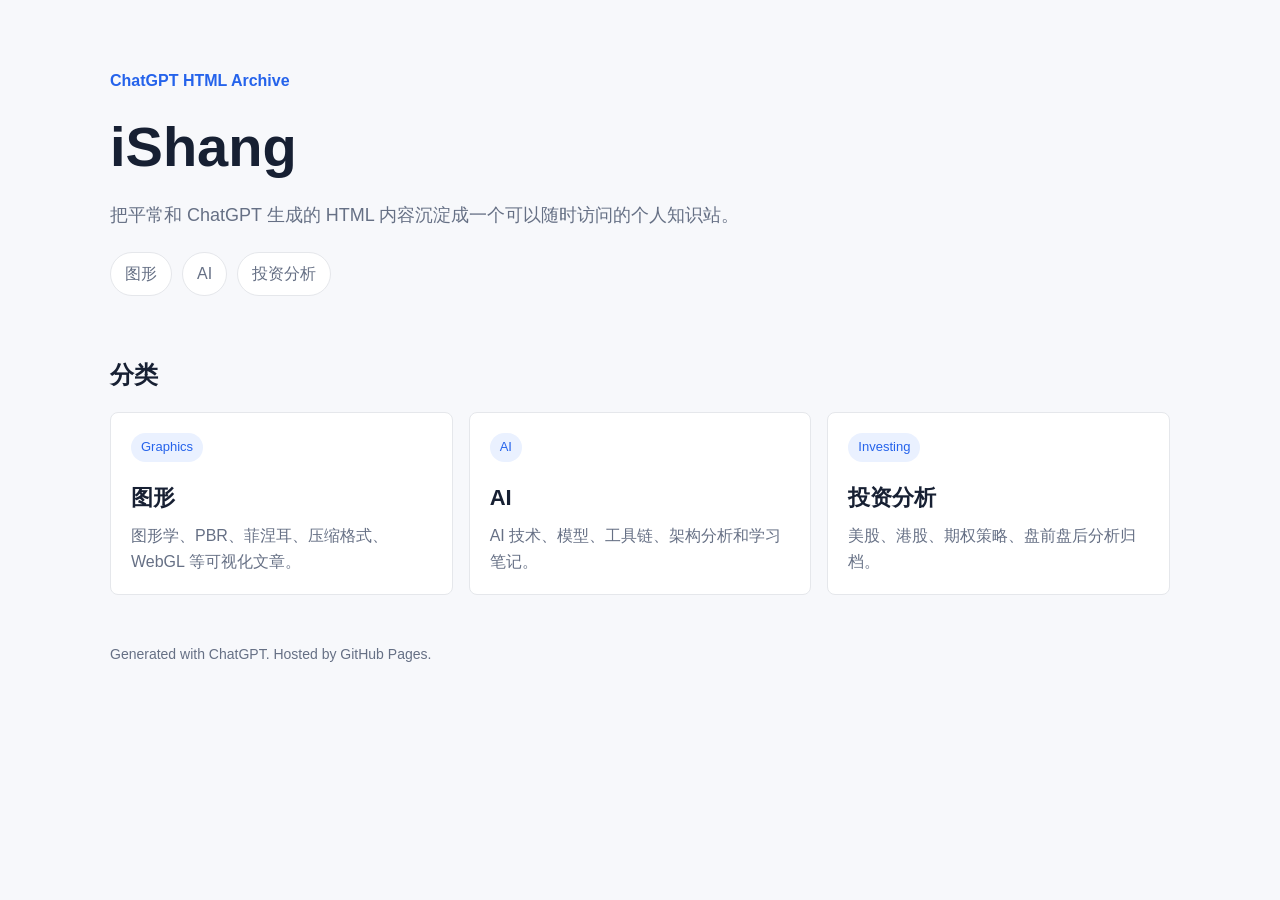
<file: index.html>
<!doctype html>
<html lang="zh-CN">
<head>
  <meta charset="utf-8">
  <meta name="viewport" content="width=device-width, initial-scale=1">
  <title>iShang</title>
  <link rel="stylesheet" href="docs/assets/css/style.css">
</head>
<body>
  <main class="site">
    <section class="hero">
      <p class="eyebrow">ChatGPT HTML Archive</p>
      <h1>iShang</h1>
      <p>把平常和 ChatGPT 生成的 HTML 内容沉淀成一个可以随时访问的个人知识站。</p>
      <nav class="nav" aria-label="分类导航">
        <a href="docs/graphics/">图形</a>
        <a href="docs/ai/">AI</a>
        <a href="docs/investing/">投资分析</a>
      </nav>
    </section>

    <section aria-labelledby="categories-title">
      <h2 id="categories-title" class="section-title">分类</h2>
      <div class="grid">
        <a class="card" href="docs/graphics/">
          <span class="tag">Graphics</span>
          <h3>图形</h3>
          <p>图形学、PBR、菲涅耳、压缩格式、WebGL 等可视化文章。</p>
        </a>
        <a class="card" href="docs/ai/">
          <span class="tag">AI</span>
          <h3>AI</h3>
          <p>AI 技术、模型、工具链、架构分析和学习笔记。</p>
        </a>
        <a class="card" href="docs/investing/">
          <span class="tag">Investing</span>
          <h3>投资分析</h3>
          <p>美股、港股、期权策略、盘前盘后分析归档。</p>
        </a>
      </div>
    </section>

    <footer>Generated with ChatGPT. Hosted by GitHub Pages.</footer>
  </main>
</body>
</html>
</file>
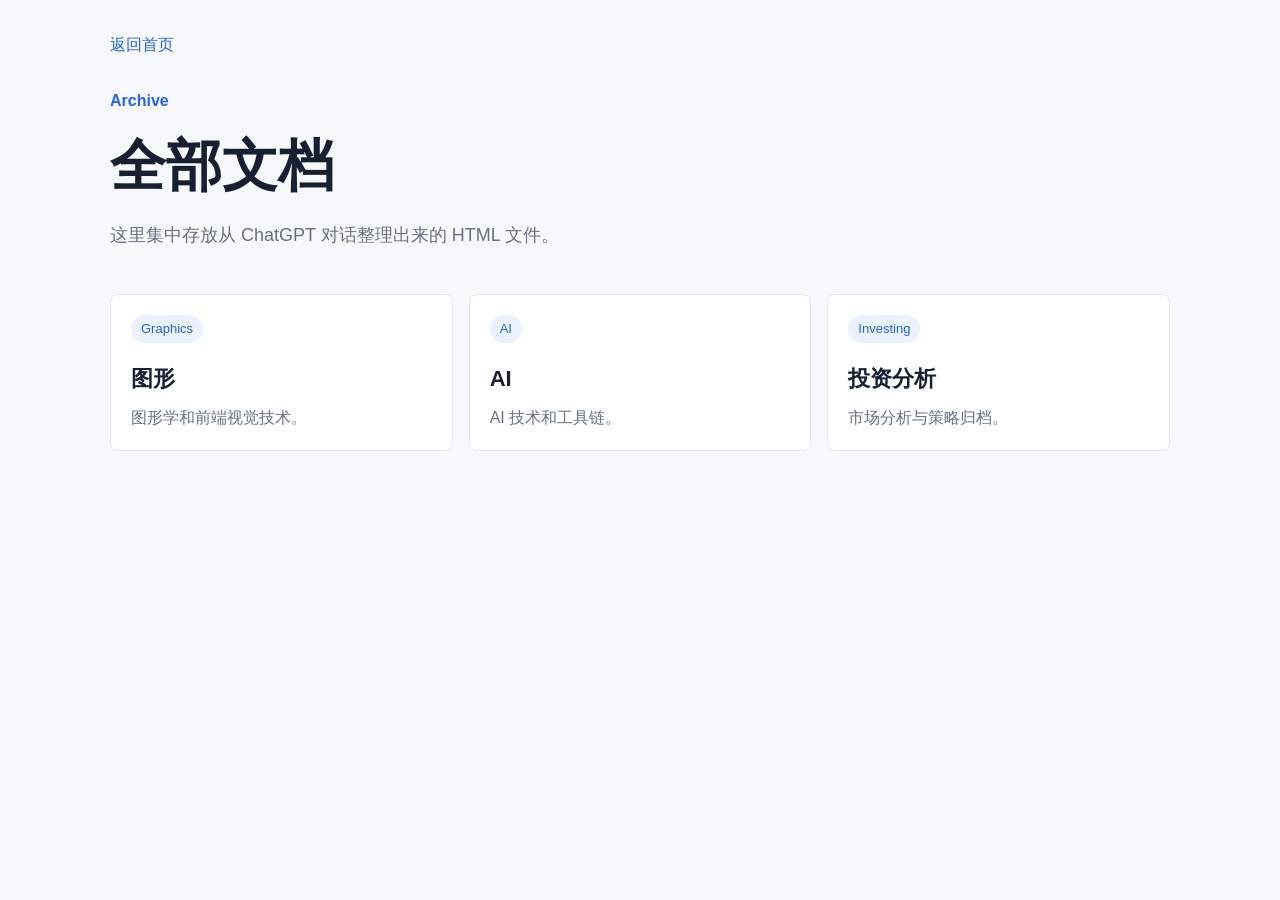
<file: docs/index.html>
<!doctype html>
<html lang="zh-CN">
<head>
  <meta charset="utf-8">
  <meta name="viewport" content="width=device-width, initial-scale=1">
  <title>iShang 文档</title>
  <link rel="stylesheet" href="assets/css/style.css">
</head>
<body>
  <main class="site">
    <a class="back-link" href="../">返回首页</a>
    <section class="hero compact">
      <p class="eyebrow">Archive</p>
      <h1>全部文档</h1>
      <p>这里集中存放从 ChatGPT 对话整理出来的 HTML 文件。</p>
    </section>
    <div class="grid">
      <a class="card" href="graphics/"><span class="tag">Graphics</span><h2>图形</h2><p>图形学和前端视觉技术。</p></a>
      <a class="card" href="ai/"><span class="tag">AI</span><h2>AI</h2><p>AI 技术和工具链。</p></a>
      <a class="card" href="investing/"><span class="tag">Investing</span><h2>投资分析</h2><p>市场分析与策略归档。</p></a>
    </div>
  </main>
</body>
</html>
</file>
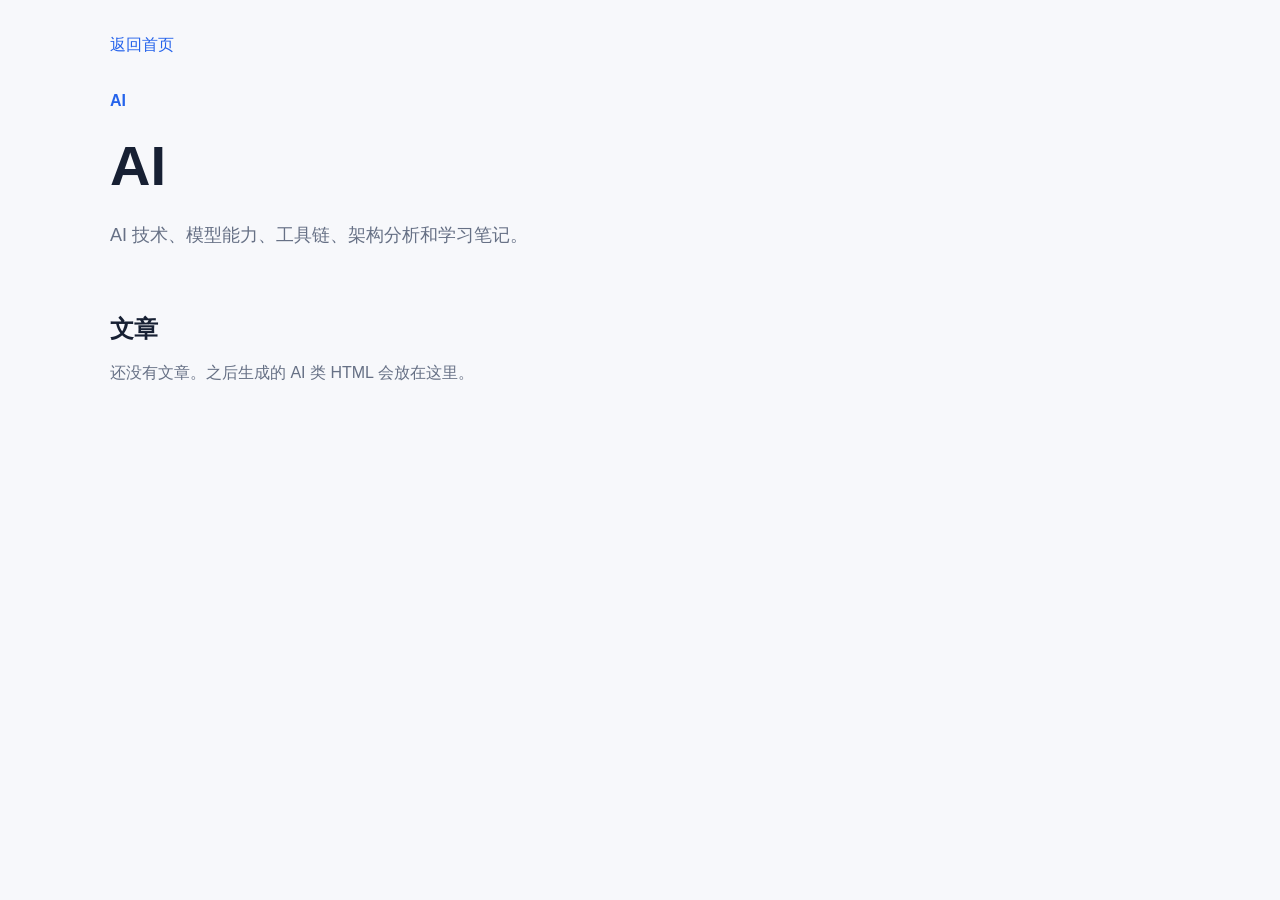
<file: docs/ai/index.html>
<!doctype html>
<html lang="zh-CN">
<head>
  <meta charset="utf-8">
  <meta name="viewport" content="width=device-width, initial-scale=1">
  <title>AI - iShang</title>
  <link rel="stylesheet" href="../assets/css/style.css">
</head>
<body>
  <main class="site">
    <a class="back-link" href="../../">返回首页</a>
    <section class="hero compact">
      <p class="eyebrow">AI</p>
      <h1>AI</h1>
      <p>AI 技术、模型能力、工具链、架构分析和学习笔记。</p>
    </section>
    <h2 class="section-title">文章</h2>
    <p class="empty">还没有文章。之后生成的 AI 类 HTML 会放在这里。</p>
  </main>
</body>
</html>
</file>
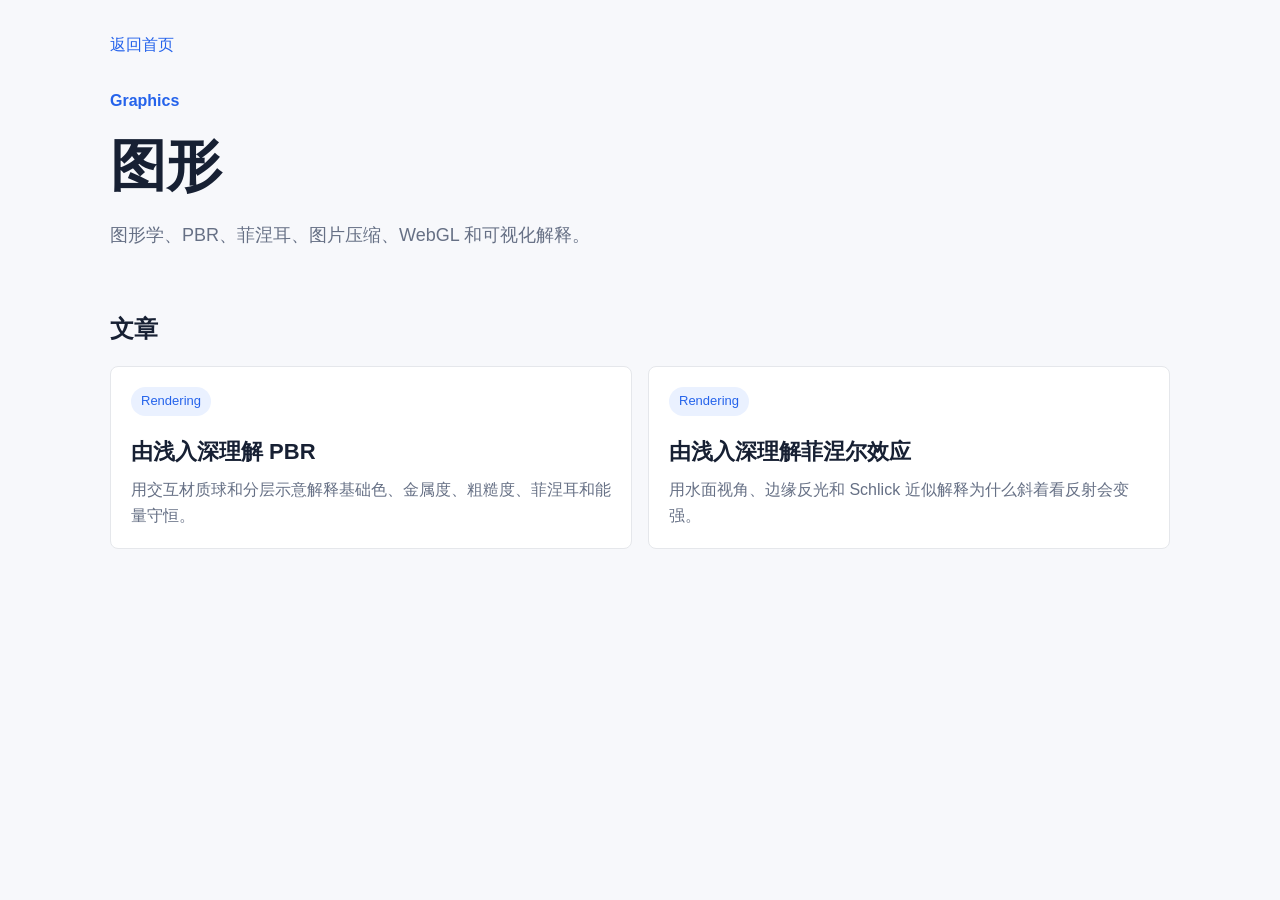
<file: docs/graphics/index.html>
<!doctype html>
<html lang="zh-CN">
<head>
  <meta charset="utf-8">
  <meta name="viewport" content="width=device-width, initial-scale=1">
  <title>图形 - iShang</title>
  <link rel="stylesheet" href="../assets/css/style.css">
</head>
<body>
  <main class="site">
    <a class="back-link" href="../../">返回首页</a>
    <section class="hero compact">
      <p class="eyebrow">Graphics</p>
      <h1>图形</h1>
      <p>图形学、PBR、菲涅耳、图片压缩、WebGL 和可视化解释。</p>
    </section>
    <h2 class="section-title">文章</h2>
    <div class="grid">
      <a class="card" href="pbr.html"><span class="tag">Rendering</span><h2>由浅入深理解 PBR</h2><p>用交互材质球和分层示意解释基础色、金属度、粗糙度、菲涅耳和能量守恒。</p></a>
      <a class="card" href="fresnel.html"><span class="tag">Rendering</span><h2>由浅入深理解菲涅尔效应</h2><p>用水面视角、边缘反光和 Schlick 近似解释为什么斜着看反射会变强。</p></a>
    </div>
  </main>
</body>
</html>
</file>
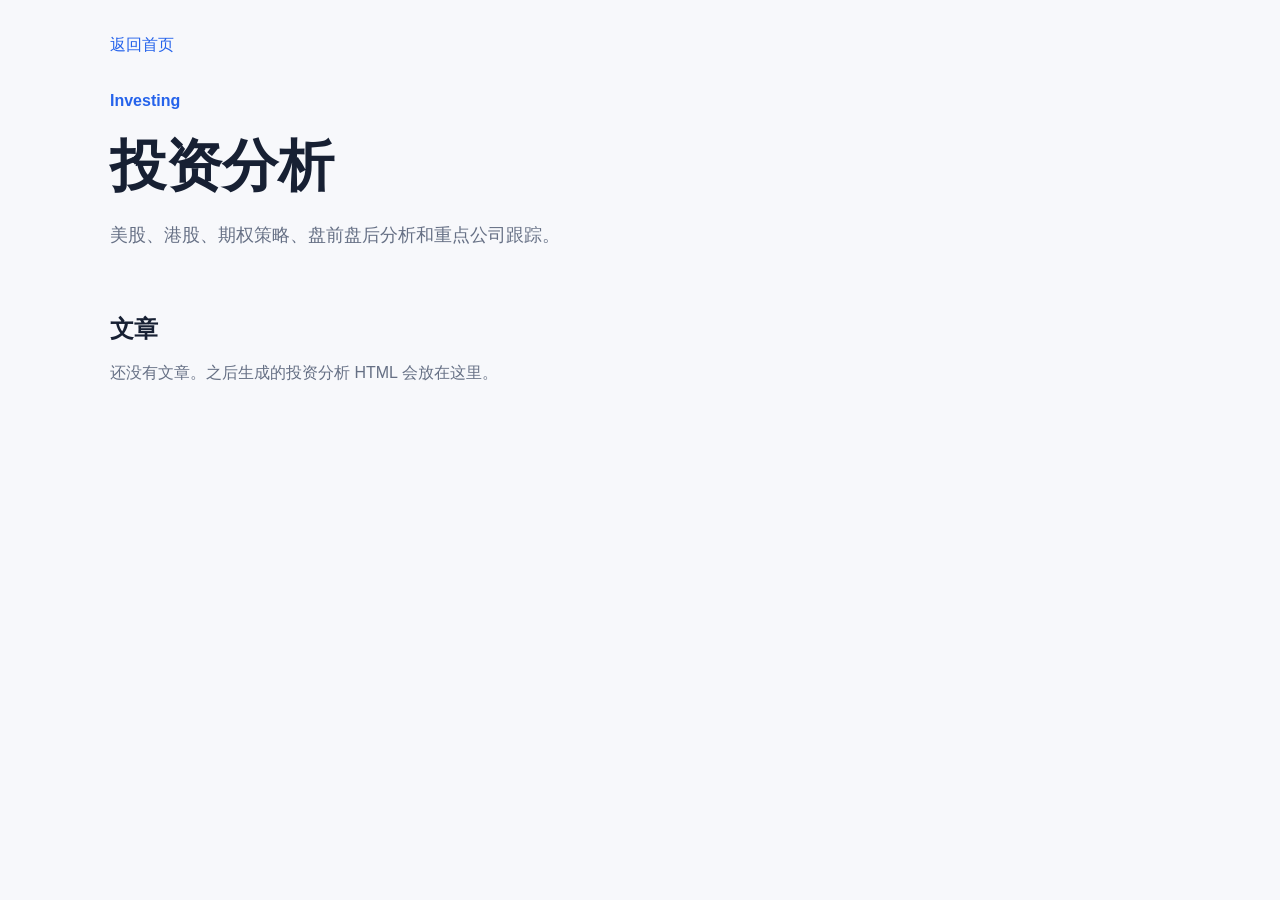
<file: docs/investing/index.html>
<!doctype html>
<html lang="zh-CN">
<head>
  <meta charset="utf-8">
  <meta name="viewport" content="width=device-width, initial-scale=1">
  <title>投资分析 - iShang</title>
  <link rel="stylesheet" href="../assets/css/style.css">
</head>
<body>
  <main class="site">
    <a class="back-link" href="../../">返回首页</a>
    <section class="hero compact">
      <p class="eyebrow">Investing</p>
      <h1>投资分析</h1>
      <p>美股、港股、期权策略、盘前盘后分析和重点公司跟踪。</p>
    </section>
    <h2 class="section-title">文章</h2>
    <p class="empty">还没有文章。之后生成的投资分析 HTML 会放在这里。</p>
  </main>
</body>
</html>
</file>
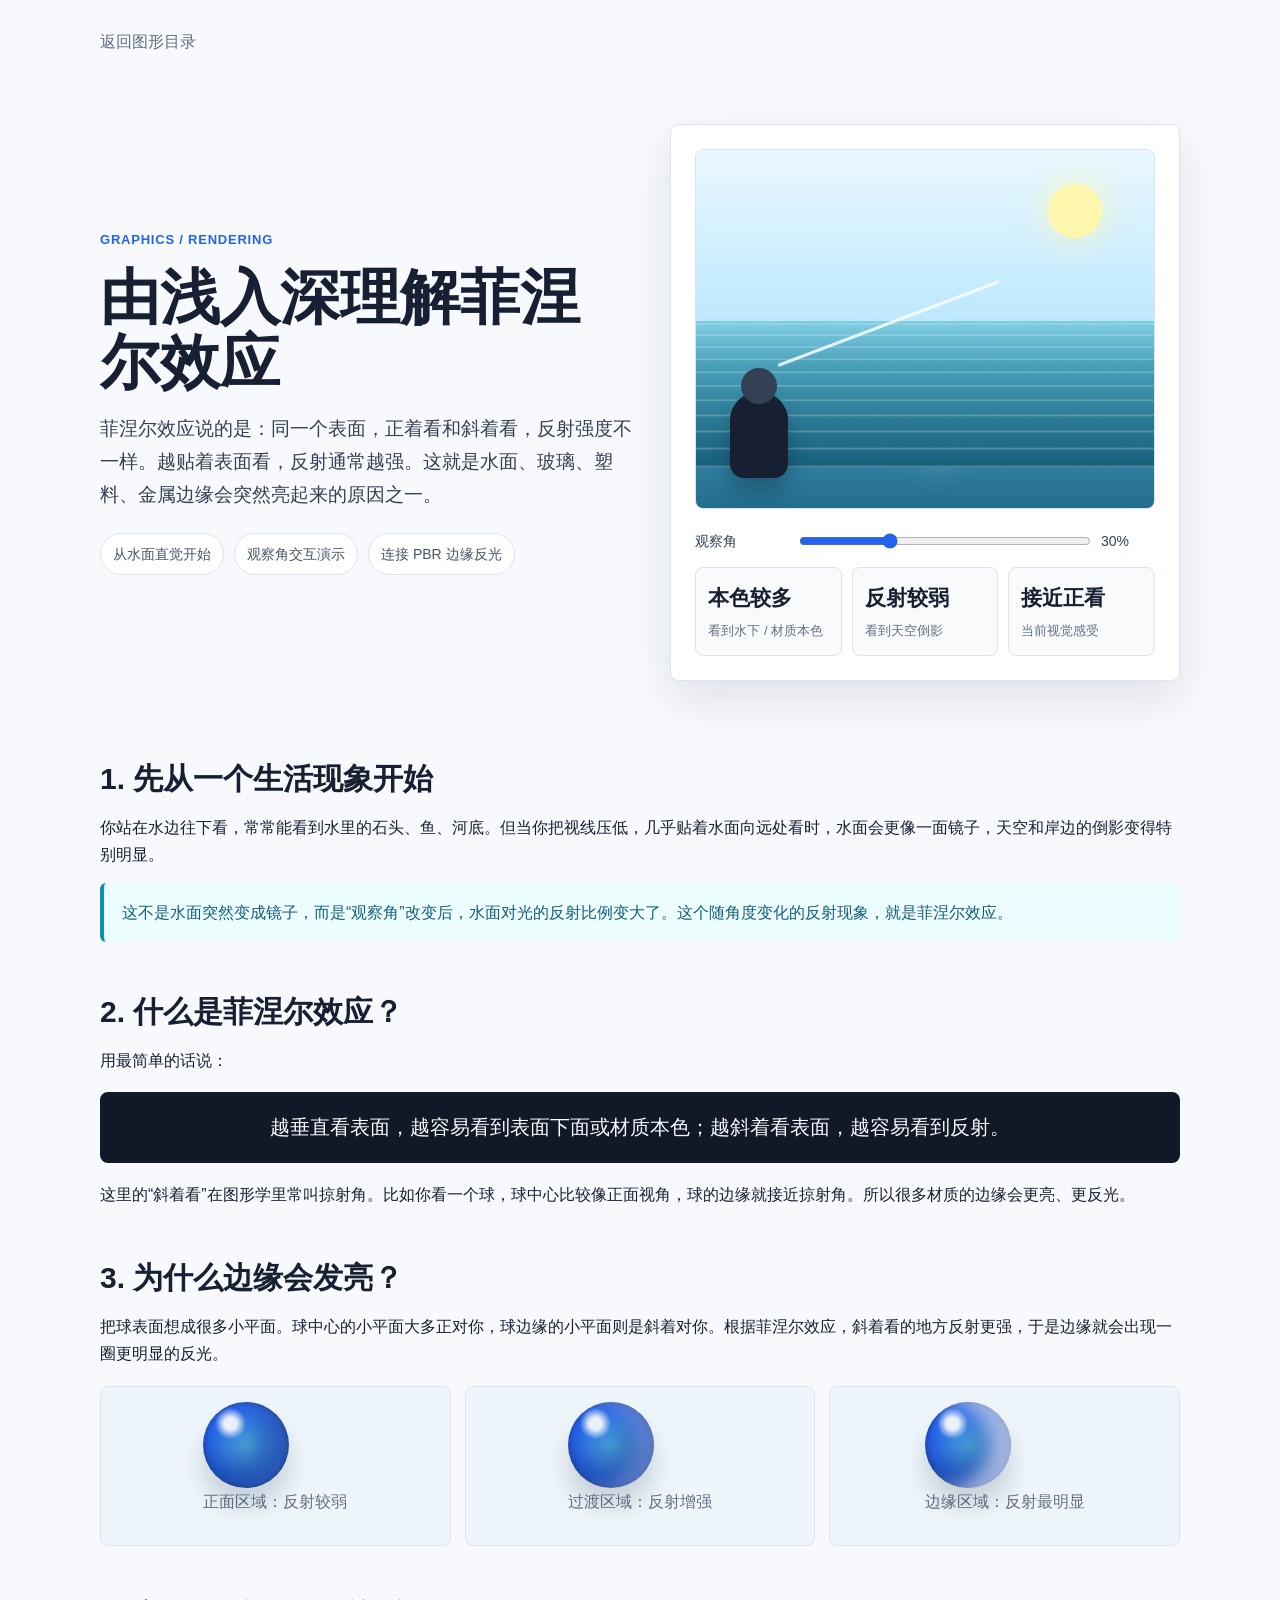
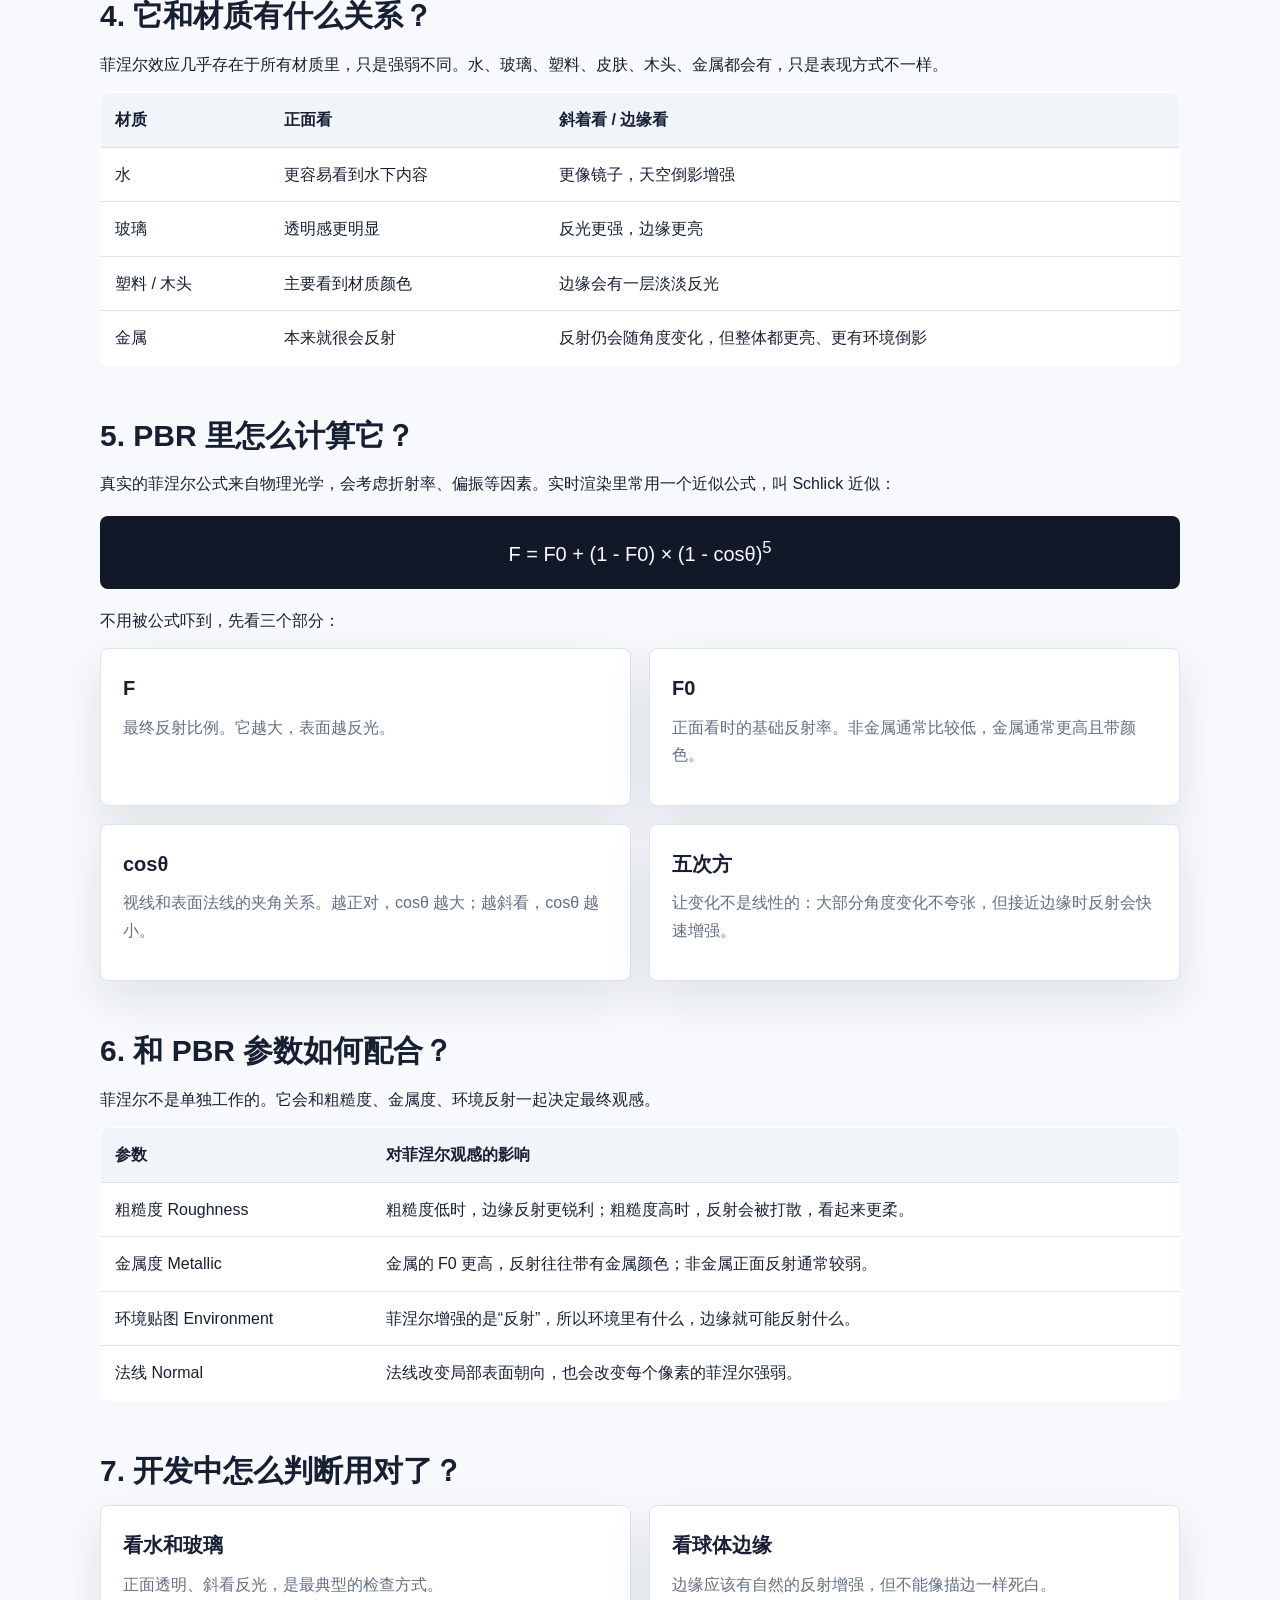
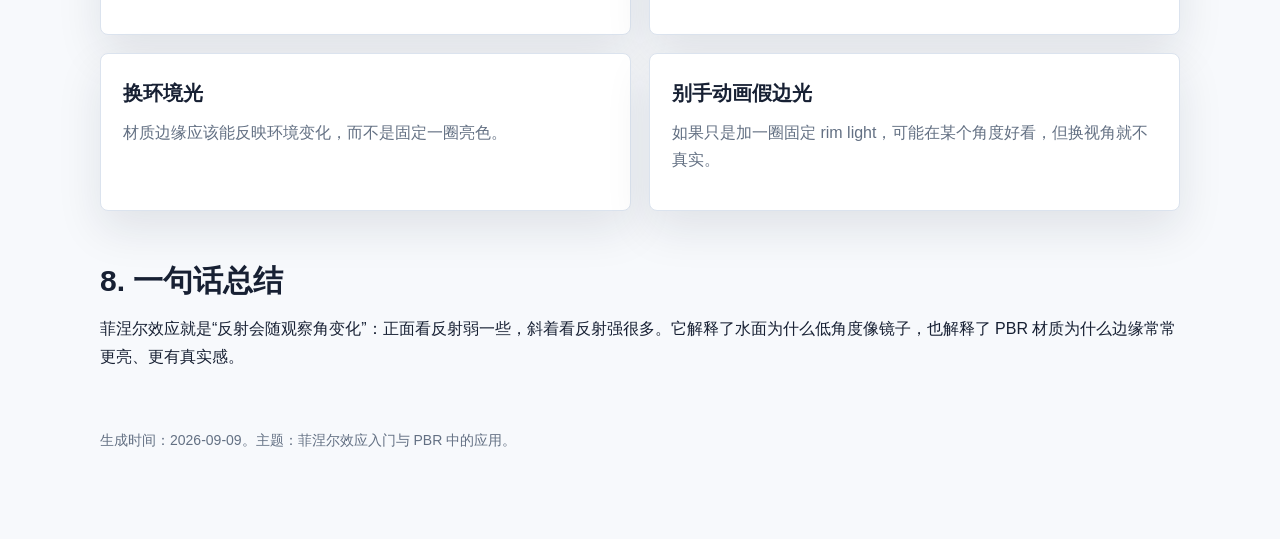
<file: docs/graphics/fresnel.html>
<!doctype html>
<html lang="zh-CN">
<head>
  <meta charset="utf-8">
  <meta name="viewport" content="width=device-width, initial-scale=1">
  <title>由浅入深理解菲涅尔效应 - iShang</title>
  <style>
    :root {
      --bg: #f7f9fc;
      --ink: #172033;
      --muted: #637083;
      --line: #dbe3ee;
      --panel: #ffffff;
      --accent: #2563eb;
      --cyan: #0891b2;
      --green: #0f766e;
      --shadow: 0 18px 45px rgba(23, 32, 51, .10);
    }
    * { box-sizing: border-box; }
    body {
      margin: 0;
      font-family: -apple-system, BlinkMacSystemFont, "Segoe UI", sans-serif;
      color: var(--ink);
      background: var(--bg);
      line-height: 1.72;
    }
    a { color: inherit; }
    .page { max-width: 1120px; margin: 0 auto; padding: 28px 20px 72px; }
    .back { display: inline-block; margin-bottom: 24px; color: var(--muted); text-decoration: none; }
    .hero {
      display: grid;
      grid-template-columns: minmax(0, 1fr) minmax(320px, .95fr);
      gap: 34px;
      align-items: center;
      padding: 44px 0 28px;
    }
    .eyebrow { color: var(--accent); font-weight: 700; letter-spacing: .06em; text-transform: uppercase; font-size: 13px; }
    h1 { font-size: clamp(34px, 5vw, 60px); line-height: 1.08; margin: 10px 0 18px; letter-spacing: 0; }
    h2 { font-size: 30px; line-height: 1.22; margin: 52px 0 16px; }
    h3 { font-size: 20px; margin: 0 0 8px; }
    p { margin: 0 0 14px; }
    .lead { font-size: 19px; color: #344054; max-width: 700px; }
    .pill-row { display: flex; gap: 10px; flex-wrap: wrap; margin-top: 22px; }
    .pill { border: 1px solid var(--line); border-radius: 999px; padding: 8px 12px; background: #fff; color: #465468; font-size: 14px; }
    .panel { background: var(--panel); border: 1px solid var(--line); border-radius: 8px; box-shadow: var(--shadow); }
    .demo { padding: 24px; }
    .scene {
      position: relative;
      height: 360px;
      border-radius: 8px;
      border: 1px solid var(--line);
      overflow: hidden;
      background: linear-gradient(#dff4ff 0 47%, #5db7d7 48%, #236d8e 100%);
    }
    .sky { position: absolute; inset: 0 0 52%; background: linear-gradient(#eaf8ff, #bde8ff); }
    .sun { position: absolute; width: 54px; height: 54px; border-radius: 50%; background: #fff7ad; top: 34px; right: 52px; box-shadow: 0 0 34px rgba(255, 247, 173, .9); }
    .water {
      position: absolute; left: 0; right: 0; bottom: 0; height: 52%;
      background:
        linear-gradient(rgba(255,255,255,var(--reflect, .18)), rgba(255,255,255,0) 38%),
        repeating-linear-gradient(0deg, rgba(255,255,255,.22) 0 2px, transparent 2px 18px),
        linear-gradient(#66c4dd, #17607d);
      transform-origin: center top;
      transform: perspective(620px) rotateX(var(--tilt, 58deg));
      transition: transform .2s, background .2s;
    }
    .reflection {
      position: absolute; left: var(--glint-left, 55%); top: 52%; width: var(--glint-width, 74px); height: 150px;
      background: radial-gradient(ellipse at center, rgba(255,255,255,var(--glint, .35)) 0 12%, rgba(255,255,255,.22) 22%, transparent 66%);
      filter: blur(var(--blur, 8px));
      transform: translateX(-50%) skewX(-12deg);
      transition: all .2s;
    }
    .viewer {
      position: absolute; left: 34px; bottom: 30px; width: 58px; height: 86px;
      border-radius: 28px 28px 14px 14px;
      background: #172033;
      box-shadow: 0 12px 22px rgba(0,0,0,.25);
    }
    .viewer::before { content: ""; position: absolute; width: 36px; height: 36px; border-radius: 50%; background: #334155; left: 11px; top: -24px; }
    .ray { position: absolute; height: 3px; width: var(--ray-width, 240px); left: 82px; bottom: var(--ray-bottom, 136px); background: rgba(255,255,255,.8); transform-origin: left center; transform: rotate(var(--ray-angle, -14deg)); border-radius: 999px; transition: all .2s; }
    .controls { display: grid; gap: 14px; padding-top: 20px; }
    .control { display: grid; grid-template-columns: 90px 1fr 54px; gap: 12px; align-items: center; color: #344054; font-size: 14px; }
    input[type="range"] { width: 100%; accent-color: var(--accent); }
    .readout { display: grid; grid-template-columns: repeat(3, 1fr); gap: 10px; margin-top: 14px; }
    .metric { background: #f8fafc; border: 1px solid var(--line); border-radius: 8px; padding: 12px; }
    .metric strong { display: block; font-size: 21px; }
    .metric span { color: var(--muted); font-size: 13px; }
    .grid { display: grid; grid-template-columns: repeat(2, minmax(0, 1fr)); gap: 18px; }
    .card { padding: 22px; }
    .card p { color: var(--muted); }
    .note { border-left: 4px solid var(--cyan); background: #ecfeff; padding: 16px 18px; border-radius: 6px; color: #155e75; }
    .formula { background: #111827; color: #f8fafc; border-radius: 8px; padding: 18px; text-align: center; font-size: 20px; margin: 18px 0; overflow-x: auto; }
    .table { width: 100%; border-collapse: collapse; background: #fff; border: 1px solid var(--line); border-radius: 8px; overflow: hidden; display: table; margin-top: 12px; }
    th, td { border-bottom: 1px solid var(--line); padding: 13px 14px; text-align: left; vertical-align: top; }
    th { background: #f1f5f9; }
    tr:last-child td { border-bottom: 0; }
    .mini-row { display: grid; grid-template-columns: repeat(3, 1fr); gap: 14px; margin-top: 18px; }
    .mini { height: 160px; border: 1px solid var(--line); border-radius: 8px; background: #eef6fb; display: grid; place-items: center; padding: 14px; text-align: center; color: var(--muted); }
    .ball { width: 86px; aspect-ratio: 1; border-radius: 50%; background: radial-gradient(circle at 32% 25%, rgba(255,255,255,.9) 0 7%, transparent 18%), radial-gradient(circle at center, #4aa3df 0, #2563eb 62%, #0f172a 100%); box-shadow: inset -20px -22px 34px rgba(0,0,0,.25), 0 18px 24px rgba(30,41,59,.18); position: relative; }
    .ball::after { content: ""; position: absolute; inset: 0; border-radius: 50%; box-shadow: inset var(--rim-x, -18px) 0 18px rgba(255,255,255,var(--rim, .15)); }
    .footer { margin-top: 58px; color: var(--muted); font-size: 14px; }
    @media (max-width: 840px) {
      .hero, .grid, .mini-row { grid-template-columns: 1fr; }
      h1 { font-size: 38px; }
      .readout { grid-template-columns: 1fr; }
      .control { grid-template-columns: 76px 1fr 46px; }
      .scene { height: 320px; }
    }
  </style>
</head>
<body>
  <main class="page">
    <a class="back" href="./">返回图形目录</a>

    <section class="hero">
      <div>
        <p class="eyebrow">Graphics / Rendering</p>
        <h1>由浅入深理解菲涅尔效应</h1>
        <p class="lead">菲涅尔效应说的是：同一个表面，正着看和斜着看，反射强度不一样。越贴着表面看，反射通常越强。这就是水面、玻璃、塑料、金属边缘会突然亮起来的原因之一。</p>
        <div class="pill-row">
          <span class="pill">从水面直觉开始</span>
          <span class="pill">观察角交互演示</span>
          <span class="pill">连接 PBR 边缘反光</span>
        </div>
      </div>

      <div class="panel demo">
        <div class="scene" id="scene">
          <div class="sky"></div>
          <div class="sun"></div>
          <div class="reflection"></div>
          <div class="water"></div>
          <div class="ray"></div>
          <div class="viewer"></div>
        </div>
        <div class="controls">
          <label class="control">观察角 <input id="angle" type="range" min="0" max="100" value="30"><span id="angleVal">30%</span></label>
        </div>
        <div class="readout">
          <div class="metric"><strong id="frontVal">正面较多</strong><span>看到水下 / 材质本色</span></div>
          <div class="metric"><strong id="reflectVal">反射较弱</strong><span>看到天空倒影</span></div>
          <div class="metric"><strong id="summaryVal">普通视角</strong><span>当前视觉感受</span></div>
        </div>
      </div>
    </section>

    <section>
      <h2>1. 先从一个生活现象开始</h2>
      <p>你站在水边往下看，常常能看到水里的石头、鱼、河底。但当你把视线压低，几乎贴着水面向远处看时，水面会更像一面镜子，天空和岸边的倒影变得特别明显。</p>
      <div class="note">这不是水面突然变成镜子，而是“观察角”改变后，水面对光的反射比例变大了。这个随角度变化的反射现象，就是菲涅尔效应。</div>
    </section>

    <section>
      <h2>2. 什么是菲涅尔效应？</h2>
      <p>用最简单的话说：</p>
      <div class="formula">越垂直看表面，越容易看到表面下面或材质本色；越斜着看表面，越容易看到反射。</div>
      <p>这里的“斜着看”在图形学里常叫掠射角。比如你看一个球，球中心比较像正面视角，球的边缘就接近掠射角。所以很多材质的边缘会更亮、更反光。</p>
    </section>

    <section>
      <h2>3. 为什么边缘会发亮？</h2>
      <p>把球表面想成很多小平面。球中心的小平面大多正对你，球边缘的小平面则是斜着对你。根据菲涅尔效应，斜着看的地方反射更强，于是边缘就会出现一圈更明显的反光。</p>
      <div class="mini-row">
        <div class="mini"><div><div class="ball" style="--rim:.08; --rim-x:-12px"></div><p>正面区域：反射较弱</p></div></div>
        <div class="mini"><div><div class="ball" style="--rim:.28; --rim-x:-18px"></div><p>过渡区域：反射增强</p></div></div>
        <div class="mini"><div><div class="ball" style="--rim:.58; --rim-x:-22px"></div><p>边缘区域：反射最明显</p></div></div>
      </div>
    </section>

    <section>
      <h2>4. 它和材质有什么关系？</h2>
      <p>菲涅尔效应几乎存在于所有材质里，只是强弱不同。水、玻璃、塑料、皮肤、木头、金属都会有，只是表现方式不一样。</p>
      <table class="table">
        <thead><tr><th>材质</th><th>正面看</th><th>斜着看 / 边缘看</th></tr></thead>
        <tbody>
          <tr><td>水</td><td>更容易看到水下内容</td><td>更像镜子，天空倒影增强</td></tr>
          <tr><td>玻璃</td><td>透明感更明显</td><td>反光更强，边缘更亮</td></tr>
          <tr><td>塑料 / 木头</td><td>主要看到材质颜色</td><td>边缘会有一层淡淡反光</td></tr>
          <tr><td>金属</td><td>本来就很会反射</td><td>反射仍会随角度变化，但整体都更亮、更有环境倒影</td></tr>
        </tbody>
      </table>
    </section>

    <section>
      <h2>5. PBR 里怎么计算它？</h2>
      <p>真实的菲涅尔公式来自物理光学，会考虑折射率、偏振等因素。实时渲染里常用一个近似公式，叫 Schlick 近似：</p>
      <div class="formula">F = F0 + (1 - F0) × (1 - cosθ)<sup>5</sup></div>
      <p>不用被公式吓到，先看三个部分：</p>
      <div class="grid">
        <div class="panel card"><h3>F</h3><p>最终反射比例。它越大，表面越反光。</p></div>
        <div class="panel card"><h3>F0</h3><p>正面看时的基础反射率。非金属通常比较低，金属通常更高且带颜色。</p></div>
        <div class="panel card"><h3>cosθ</h3><p>视线和表面法线的夹角关系。越正对，cosθ 越大；越斜看，cosθ 越小。</p></div>
        <div class="panel card"><h3>五次方</h3><p>让变化不是线性的：大部分角度变化不夸张，但接近边缘时反射会快速增强。</p></div>
      </div>
    </section>

    <section>
      <h2>6. 和 PBR 参数如何配合？</h2>
      <p>菲涅尔不是单独工作的。它会和粗糙度、金属度、环境反射一起决定最终观感。</p>
      <table class="table">
        <thead><tr><th>参数</th><th>对菲涅尔观感的影响</th></tr></thead>
        <tbody>
          <tr><td>粗糙度 Roughness</td><td>粗糙度低时，边缘反射更锐利；粗糙度高时，反射会被打散，看起来更柔。</td></tr>
          <tr><td>金属度 Metallic</td><td>金属的 F0 更高，反射往往带有金属颜色；非金属正面反射通常较弱。</td></tr>
          <tr><td>环境贴图 Environment</td><td>菲涅尔增强的是“反射”，所以环境里有什么，边缘就可能反射什么。</td></tr>
          <tr><td>法线 Normal</td><td>法线改变局部表面朝向，也会改变每个像素的菲涅尔强弱。</td></tr>
        </tbody>
      </table>
    </section>

    <section>
      <h2>7. 开发中怎么判断用对了？</h2>
      <div class="grid">
        <div class="panel card"><h3>看水和玻璃</h3><p>正面透明、斜看反光，是最典型的检查方式。</p></div>
        <div class="panel card"><h3>看球体边缘</h3><p>边缘应该有自然的反射增强，但不能像描边一样死白。</p></div>
        <div class="panel card"><h3>换环境光</h3><p>材质边缘应该能反映环境变化，而不是固定一圈亮色。</p></div>
        <div class="panel card"><h3>别手动画假边光</h3><p>如果只是加一圈固定 rim light，可能在某个角度好看，但换视角就不真实。</p></div>
      </div>
    </section>

    <section>
      <h2>8. 一句话总结</h2>
      <p>菲涅尔效应就是“反射会随观察角变化”：正面看反射弱一些，斜着看反射强很多。它解释了水面为什么低角度像镜子，也解释了 PBR 材质为什么边缘常常更亮、更有真实感。</p>
    </section>

    <p class="footer">生成时间：2026-09-09。主题：菲涅尔效应入门与 PBR 中的应用。</p>
  </main>

  <script>
    const scene = document.getElementById('scene');
    const angle = document.getElementById('angle');
    const angleVal = document.getElementById('angleVal');
    const frontVal = document.getElementById('frontVal');
    const reflectVal = document.getElementById('reflectVal');
    const summaryVal = document.getElementById('summaryVal');

    function update() {
      const t = Number(angle.value) / 100;
      const fresnel = Math.pow(t, 2.2);
      angleVal.textContent = angle.value + '%';
      scene.style.setProperty('--reflect', String(.12 + fresnel * .72));
      scene.style.setProperty('--glint', String(.22 + fresnel * .72));
      scene.style.setProperty('--blur', (10 - fresnel * 5) + 'px');
      scene.style.setProperty('--glint-width', (70 + fresnel * 150) + 'px');
      scene.style.setProperty('--glint-left', (52 + t * 12) + '%');
      scene.style.setProperty('--tilt', (64 - t * 36) + 'deg');
      scene.style.setProperty('--ray-angle', (-28 + t * 24) + 'deg');
      scene.style.setProperty('--ray-bottom', (118 + t * 74) + 'px');
      scene.style.setProperty('--ray-width', (210 + t * 90) + 'px');

      if (t < .34) {
        frontVal.textContent = '本色较多';
        reflectVal.textContent = '反射较弱';
        summaryVal.textContent = '接近正看';
      } else if (t < .72) {
        frontVal.textContent = '本色减少';
        reflectVal.textContent = '反射增强';
        summaryVal.textContent = '过渡视角';
      } else {
        frontVal.textContent = '本色很少';
        reflectVal.textContent = '反射很强';
        summaryVal.textContent = '掠射视角';
      }
    }

    angle.addEventListener('input', update);
    update();
  </script>
</body>
</html>
</file>
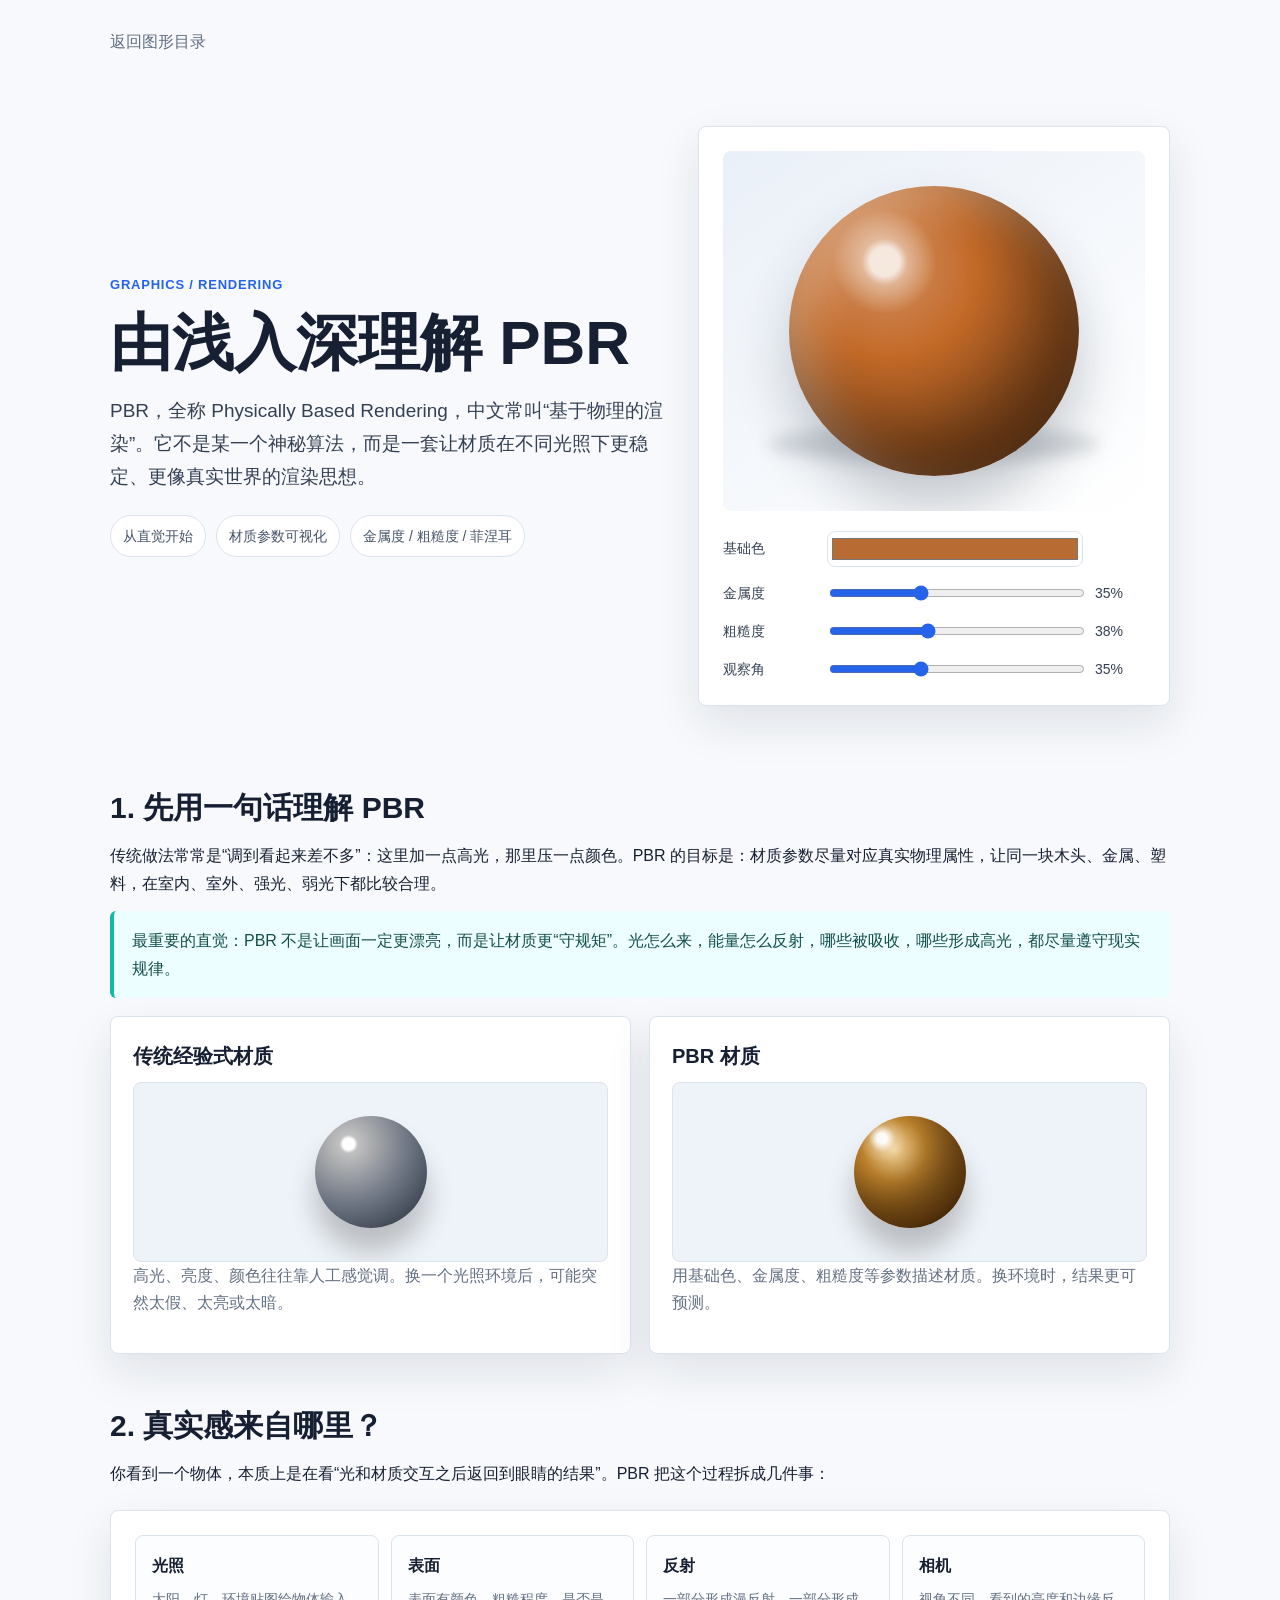
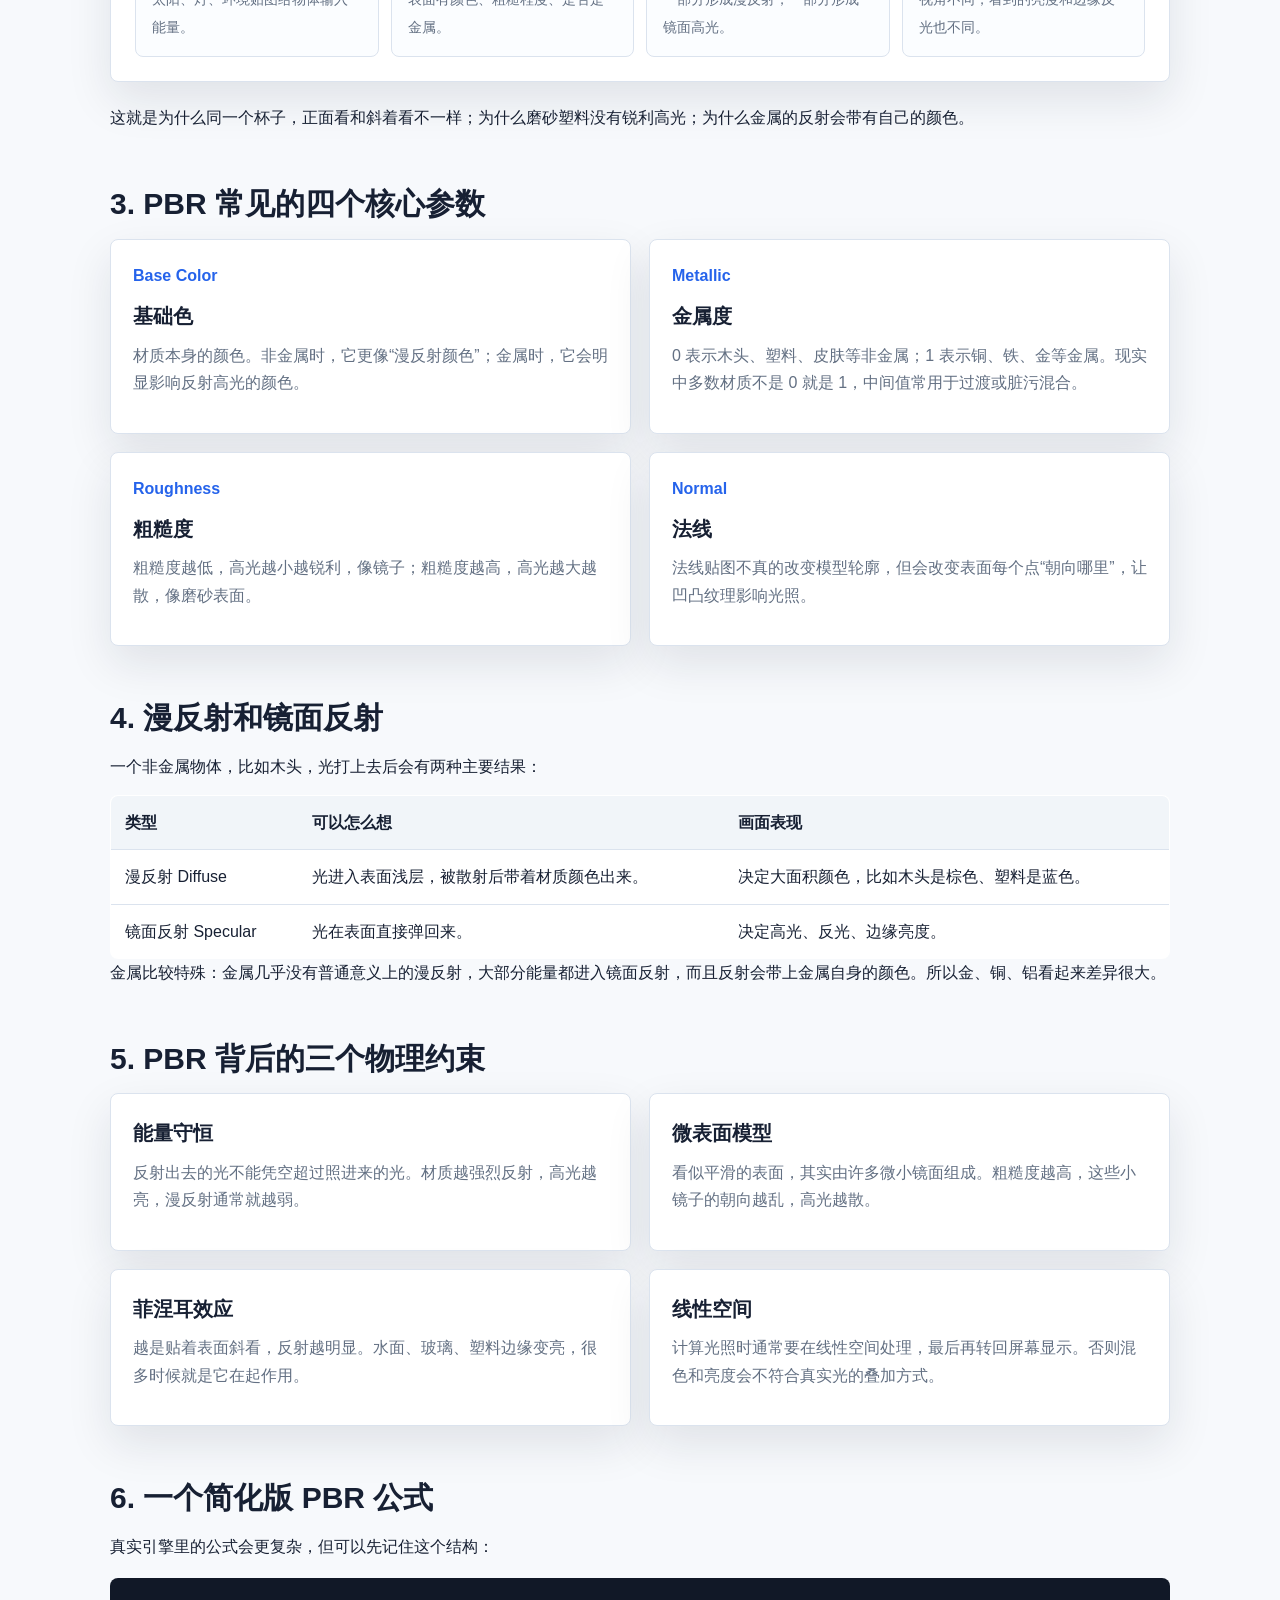
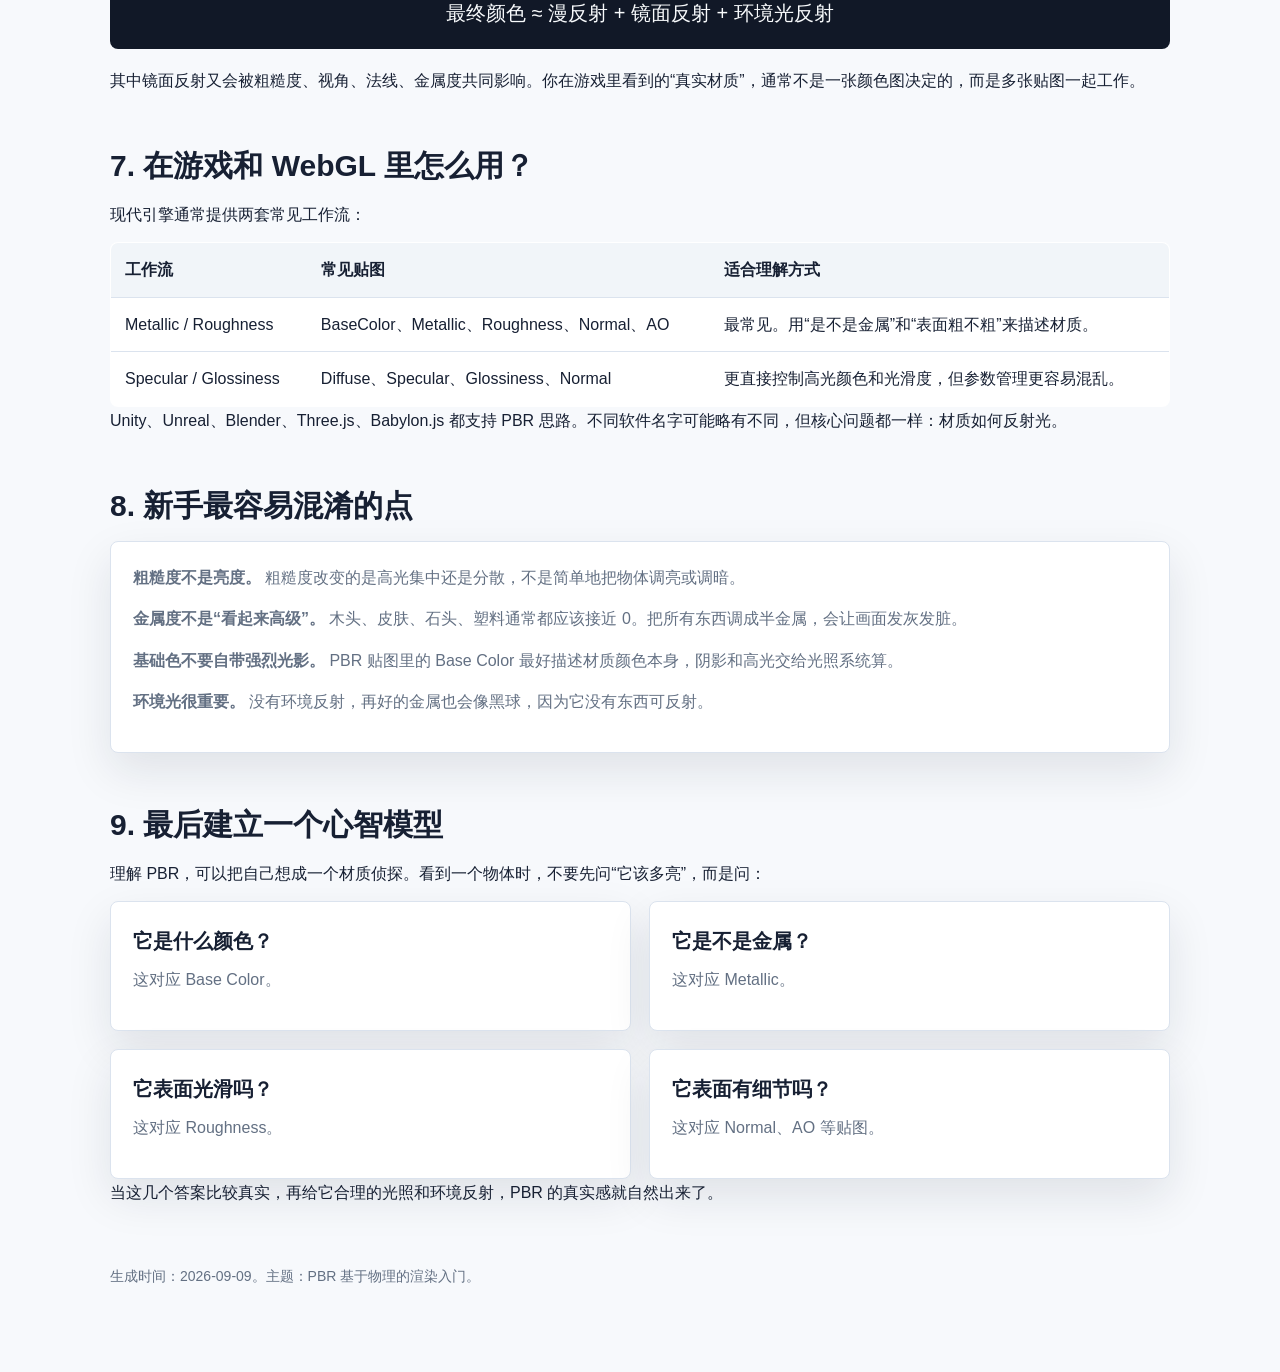
<file: docs/graphics/pbr.html>
<!doctype html>
<html lang="zh-CN">
<head>
  <meta charset="utf-8">
  <meta name="viewport" content="width=device-width, initial-scale=1">
  <title>由浅入深理解 PBR - iShang</title>
  <style>
    :root {
      --bg: #f7f9fc;
      --ink: #172033;
      --muted: #637083;
      --line: #dbe3ee;
      --panel: #ffffff;
      --accent: #2563eb;
      --accent-2: #14b8a6;
      --warm: #f59e0b;
      --shadow: 0 18px 45px rgba(23, 32, 51, .10);
    }
    * { box-sizing: border-box; }
    body {
      margin: 0;
      font-family: -apple-system, BlinkMacSystemFont, "Segoe UI", sans-serif;
      color: var(--ink);
      background: var(--bg);
      line-height: 1.72;
    }
    a { color: inherit; }
    .page { max-width: 1100px; margin: 0 auto; padding: 28px 20px 70px; }
    .back { display: inline-block; margin-bottom: 24px; color: var(--muted); text-decoration: none; }
    .hero {
      padding: 46px 0 30px;
      display: grid;
      grid-template-columns: minmax(0, 1.08fr) minmax(300px, .92fr);
      gap: 34px;
      align-items: center;
    }
    .eyebrow { color: var(--accent); font-weight: 700; letter-spacing: .06em; text-transform: uppercase; font-size: 13px; }
    h1 { font-size: clamp(34px, 5vw, 62px); line-height: 1.08; margin: 10px 0 18px; letter-spacing: 0; }
    h2 { font-size: 30px; margin: 54px 0 16px; line-height: 1.22; }
    h3 { font-size: 20px; margin: 0 0 8px; }
    p { margin: 0 0 14px; }
    .lead { font-size: 19px; color: #344054; max-width: 680px; }
    .pill-row { display: flex; flex-wrap: wrap; gap: 10px; margin-top: 22px; }
    .pill { border: 1px solid var(--line); border-radius: 999px; padding: 8px 12px; background: #fff; color: #465468; font-size: 14px; }
    .panel {
      background: var(--panel);
      border: 1px solid var(--line);
      border-radius: 8px;
      box-shadow: var(--shadow);
    }
    .stage { padding: 24px; }
    .sphere-wrap { min-height: 360px; display: grid; place-items: center; background: linear-gradient(145deg, #eaf0f8, #ffffff); border-radius: 8px; position: relative; overflow: hidden; }
    .sphere {
      width: min(72vw, 290px);
      aspect-ratio: 1;
      border-radius: 50%;
      background:
        radial-gradient(circle at var(--hx, 32%) var(--hy, 24%), rgba(255,255,255,var(--shine, .9)) 0 5%, rgba(255,255,255,.38) 8%, rgba(255,255,255,0) 18%),
        radial-gradient(circle at 34% 28%, color-mix(in srgb, var(--base, #b86b32) 75%, white) 0 0, var(--base, #b86b32) 32%, color-mix(in srgb, var(--base, #b86b32) 62%, black) 78%, #111827 100%);
      box-shadow: inset -38px -48px 70px rgba(0,0,0,var(--inner, .28)), inset 22px 16px 38px rgba(255,255,255,.24), 0 32px 54px rgba(31,41,55,.24);
      transition: background .2s, box-shadow .2s, filter .2s;
      filter: saturate(var(--sat, 1));
    }
    .ground { position: absolute; bottom: 48px; width: 330px; height: 38px; border-radius: 50%; background: rgba(30,41,59,.16); filter: blur(8px); }
    .controls { padding: 20px 0 0; display: grid; gap: 14px; }
    .control { display: grid; grid-template-columns: 92px 1fr 50px; gap: 12px; align-items: center; color: #344054; font-size: 14px; }
    input[type="range"] { width: 100%; accent-color: var(--accent); }
    input[type="color"] { width: 100%; height: 36px; border: 1px solid var(--line); border-radius: 8px; padding: 2px; background: #fff; }
    .grid { display: grid; grid-template-columns: repeat(2, minmax(0, 1fr)); gap: 18px; }
    .card { padding: 22px; }
    .card p { color: var(--muted); }
    .tag { display: inline-flex; align-items: center; gap: 8px; color: var(--accent); font-weight: 700; margin-bottom: 10px; }
    .diagram { padding: 24px; margin: 22px 0; }
    .pipeline { display: grid; grid-template-columns: repeat(4, 1fr); gap: 12px; }
    .pipe-step { border: 1px solid var(--line); border-radius: 8px; padding: 16px; background: #fbfdff; position: relative; }
    .pipe-step strong { display: block; font-size: 16px; margin-bottom: 6px; }
    .pipe-step span { color: var(--muted); font-size: 14px; }
    .compare { display: grid; grid-template-columns: 1fr 1fr; gap: 18px; margin-top: 18px; }
    .mini-scene { height: 180px; border-radius: 8px; border: 1px solid var(--line); background: #eef3f9; display: grid; place-items: center; overflow: hidden; }
    .old, .pbr { width: 112px; aspect-ratio: 1; border-radius: 50%; }
    .old { background: radial-gradient(circle at 30% 25%, #fff 0 5%, #c0c0c0 8%, #6b7280 54%, #232a36 100%); box-shadow: 0 24px 28px rgba(0,0,0,.22); }
    .pbr { background: radial-gradient(circle at 25% 20%, rgba(255,255,255,.95) 0 4%, rgba(255,255,255,.2) 11%, transparent 20%), radial-gradient(circle at 36% 30%, #f4d59a 0, #c0842c 30%, #7c4a11 72%, #1f1308 100%); box-shadow: inset -28px -34px 42px rgba(0,0,0,.32), 0 24px 28px rgba(0,0,0,.22); }
    .note { border-left: 4px solid var(--accent-2); background: #ecfeff; padding: 16px 18px; border-radius: 6px; color: #134e4a; }
    .table { width: 100%; border-collapse: collapse; margin-top: 12px; background: #fff; border: 1px solid var(--line); border-radius: 8px; overflow: hidden; display: table; }
    th, td { border-bottom: 1px solid var(--line); padding: 13px 14px; text-align: left; vertical-align: top; }
    th { background: #f1f5f9; }
    tr:last-child td { border-bottom: 0; }
    code { background: #edf2f7; padding: 2px 6px; border-radius: 5px; }
    .formula { font-size: 20px; padding: 18px; text-align: center; background: #111827; color: #f8fafc; border-radius: 8px; margin: 18px 0; }
    .footer { margin-top: 58px; color: var(--muted); font-size: 14px; }
    @media (max-width: 820px) {
      .hero, .grid, .compare, .pipeline { grid-template-columns: 1fr; }
      h1 { font-size: 38px; }
      .control { grid-template-columns: 78px 1fr 42px; }
    }
  </style>
</head>
<body>
  <main class="page">
    <a class="back" href="./">返回图形目录</a>

    <section class="hero">
      <div>
        <p class="eyebrow">Graphics / Rendering</p>
        <h1>由浅入深理解 PBR</h1>
        <p class="lead">PBR，全称 Physically Based Rendering，中文常叫“基于物理的渲染”。它不是某一个神秘算法，而是一套让材质在不同光照下更稳定、更像真实世界的渲染思想。</p>
        <div class="pill-row">
          <span class="pill">从直觉开始</span>
          <span class="pill">材质参数可视化</span>
          <span class="pill">金属度 / 粗糙度 / 菲涅耳</span>
        </div>
      </div>
      <div class="panel stage">
        <div class="sphere-wrap">
          <div class="ground"></div>
          <div class="sphere" id="sphere"></div>
        </div>
        <div class="controls">
          <label class="control">基础色 <input id="baseColor" type="color" value="#b86b32"><span></span></label>
          <label class="control">金属度 <input id="metallic" type="range" min="0" max="100" value="35"><span id="metallicVal">35%</span></label>
          <label class="control">粗糙度 <input id="roughness" type="range" min="0" max="100" value="38"><span id="roughnessVal">38%</span></label>
          <label class="control">观察角 <input id="viewAngle" type="range" min="0" max="100" value="35"><span id="angleVal">35%</span></label>
        </div>
      </div>
    </section>

    <section>
      <h2>1. 先用一句话理解 PBR</h2>
      <p>传统做法常常是“调到看起来差不多”：这里加一点高光，那里压一点颜色。PBR 的目标是：材质参数尽量对应真实物理属性，让同一块木头、金属、塑料，在室内、室外、强光、弱光下都比较合理。</p>
      <div class="note">最重要的直觉：PBR 不是让画面一定更漂亮，而是让材质更“守规矩”。光怎么来，能量怎么反射，哪些被吸收，哪些形成高光，都尽量遵守现实规律。</div>

      <div class="compare">
        <div class="panel card">
          <h3>传统经验式材质</h3>
          <div class="mini-scene"><div class="old"></div></div>
          <p>高光、亮度、颜色往往靠人工感觉调。换一个光照环境后，可能突然太假、太亮或太暗。</p>
        </div>
        <div class="panel card">
          <h3>PBR 材质</h3>
          <div class="mini-scene"><div class="pbr"></div></div>
          <p>用基础色、金属度、粗糙度等参数描述材质。换环境时，结果更可预测。</p>
        </div>
      </div>
    </section>

    <section>
      <h2>2. 真实感来自哪里？</h2>
      <p>你看到一个物体，本质上是在看“光和材质交互之后返回到眼睛的结果”。PBR 把这个过程拆成几件事：</p>
      <div class="panel diagram">
        <div class="pipeline">
          <div class="pipe-step"><strong>光照</strong><span>太阳、灯、环境贴图给物体输入能量。</span></div>
          <div class="pipe-step"><strong>表面</strong><span>表面有颜色、粗糙程度、是否是金属。</span></div>
          <div class="pipe-step"><strong>反射</strong><span>一部分形成漫反射，一部分形成镜面高光。</span></div>
          <div class="pipe-step"><strong>相机</strong><span>视角不同，看到的亮度和边缘反光也不同。</span></div>
        </div>
      </div>
      <p>这就是为什么同一个杯子，正面看和斜着看不一样；为什么磨砂塑料没有锐利高光；为什么金属的反射会带有自己的颜色。</p>
    </section>

    <section>
      <h2>3. PBR 常见的四个核心参数</h2>
      <div class="grid">
        <div class="panel card"><span class="tag">Base Color</span><h3>基础色</h3><p>材质本身的颜色。非金属时，它更像“漫反射颜色”；金属时，它会明显影响反射高光的颜色。</p></div>
        <div class="panel card"><span class="tag">Metallic</span><h3>金属度</h3><p>0 表示木头、塑料、皮肤等非金属；1 表示铜、铁、金等金属。现实中多数材质不是 0 就是 1，中间值常用于过渡或脏污混合。</p></div>
        <div class="panel card"><span class="tag">Roughness</span><h3>粗糙度</h3><p>粗糙度越低，高光越小越锐利，像镜子；粗糙度越高，高光越大越散，像磨砂表面。</p></div>
        <div class="panel card"><span class="tag">Normal</span><h3>法线</h3><p>法线贴图不真的改变模型轮廓，但会改变表面每个点“朝向哪里”，让凹凸纹理影响光照。</p></div>
      </div>
    </section>

    <section>
      <h2>4. 漫反射和镜面反射</h2>
      <p>一个非金属物体，比如木头，光打上去后会有两种主要结果：</p>
      <table class="table">
        <thead><tr><th>类型</th><th>可以怎么想</th><th>画面表现</th></tr></thead>
        <tbody>
          <tr><td>漫反射 Diffuse</td><td>光进入表面浅层，被散射后带着材质颜色出来。</td><td>决定大面积颜色，比如木头是棕色、塑料是蓝色。</td></tr>
          <tr><td>镜面反射 Specular</td><td>光在表面直接弹回来。</td><td>决定高光、反光、边缘亮度。</td></tr>
        </tbody>
      </table>
      <p>金属比较特殊：金属几乎没有普通意义上的漫反射，大部分能量都进入镜面反射，而且反射会带上金属自身的颜色。所以金、铜、铝看起来差异很大。</p>
    </section>

    <section>
      <h2>5. PBR 背后的三个物理约束</h2>
      <div class="grid">
        <div class="panel card"><h3>能量守恒</h3><p>反射出去的光不能凭空超过照进来的光。材质越强烈反射，高光越亮，漫反射通常就越弱。</p></div>
        <div class="panel card"><h3>微表面模型</h3><p>看似平滑的表面，其实由许多微小镜面组成。粗糙度越高，这些小镜子的朝向越乱，高光越散。</p></div>
        <div class="panel card"><h3>菲涅耳效应</h3><p>越是贴着表面斜看，反射越明显。水面、玻璃、塑料边缘变亮，很多时候就是它在起作用。</p></div>
        <div class="panel card"><h3>线性空间</h3><p>计算光照时通常要在线性空间处理，最后再转回屏幕显示。否则混色和亮度会不符合真实光的叠加方式。</p></div>
      </div>
    </section>

    <section>
      <h2>6. 一个简化版 PBR 公式</h2>
      <p>真实引擎里的公式会更复杂，但可以先记住这个结构：</p>
      <div class="formula">最终颜色 ≈ 漫反射 + 镜面反射 + 环境光反射</div>
      <p>其中镜面反射又会被粗糙度、视角、法线、金属度共同影响。你在游戏里看到的“真实材质”，通常不是一张颜色图决定的，而是多张贴图一起工作。</p>
    </section>

    <section>
      <h2>7. 在游戏和 WebGL 里怎么用？</h2>
      <p>现代引擎通常提供两套常见工作流：</p>
      <table class="table">
        <thead><tr><th>工作流</th><th>常见贴图</th><th>适合理解方式</th></tr></thead>
        <tbody>
          <tr><td>Metallic / Roughness</td><td>BaseColor、Metallic、Roughness、Normal、AO</td><td>最常见。用“是不是金属”和“表面粗不粗”来描述材质。</td></tr>
          <tr><td>Specular / Glossiness</td><td>Diffuse、Specular、Glossiness、Normal</td><td>更直接控制高光颜色和光滑度，但参数管理更容易混乱。</td></tr>
        </tbody>
      </table>
      <p>Unity、Unreal、Blender、Three.js、Babylon.js 都支持 PBR 思路。不同软件名字可能略有不同，但核心问题都一样：材质如何反射光。</p>
    </section>

    <section>
      <h2>8. 新手最容易混淆的点</h2>
      <div class="panel card">
        <p><strong>粗糙度不是亮度。</strong> 粗糙度改变的是高光集中还是分散，不是简单地把物体调亮或调暗。</p>
        <p><strong>金属度不是“看起来高级”。</strong> 木头、皮肤、石头、塑料通常都应该接近 0。把所有东西调成半金属，会让画面发灰发脏。</p>
        <p><strong>基础色不要自带强烈光影。</strong> PBR 贴图里的 Base Color 最好描述材质颜色本身，阴影和高光交给光照系统算。</p>
        <p><strong>环境光很重要。</strong> 没有环境反射，再好的金属也会像黑球，因为它没有东西可反射。</p>
      </div>
    </section>

    <section>
      <h2>9. 最后建立一个心智模型</h2>
      <p>理解 PBR，可以把自己想成一个材质侦探。看到一个物体时，不要先问“它该多亮”，而是问：</p>
      <div class="grid">
        <div class="panel card"><h3>它是什么颜色？</h3><p>这对应 Base Color。</p></div>
        <div class="panel card"><h3>它是不是金属？</h3><p>这对应 Metallic。</p></div>
        <div class="panel card"><h3>它表面光滑吗？</h3><p>这对应 Roughness。</p></div>
        <div class="panel card"><h3>它表面有细节吗？</h3><p>这对应 Normal、AO 等贴图。</p></div>
      </div>
      <p>当这几个答案比较真实，再给它合理的光照和环境反射，PBR 的真实感就自然出来了。</p>
    </section>

    <p class="footer">生成时间：2026-09-09。主题：PBR 基于物理的渲染入门。</p>
  </main>

  <script>
    const sphere = document.getElementById('sphere');
    const baseColor = document.getElementById('baseColor');
    const metallic = document.getElementById('metallic');
    const roughness = document.getElementById('roughness');
    const viewAngle = document.getElementById('viewAngle');
    const metallicVal = document.getElementById('metallicVal');
    const roughnessVal = document.getElementById('roughnessVal');
    const angleVal = document.getElementById('angleVal');

    function updateMaterial() {
      const m = Number(metallic.value) / 100;
      const r = Number(roughness.value) / 100;
      const a = Number(viewAngle.value) / 100;
      metallicVal.textContent = metallic.value + '%';
      roughnessVal.textContent = roughness.value + '%';
      angleVal.textContent = viewAngle.value + '%';
      sphere.style.setProperty('--base', baseColor.value);
      sphere.style.setProperty('--shine', String(.95 - r * .55 + a * .18));
      sphere.style.setProperty('--inner', String(.22 + m * .18));
      sphere.style.setProperty('--sat', String(1 + m * .45));
      sphere.style.setProperty('--hx', (26 + a * 20) + '%');
      sphere.style.setProperty('--hy', (20 + r * 16) + '%');
      sphere.style.boxShadow = `inset ${-28 - m * 22}px ${-36 - m * 18}px ${42 + r * 70}px rgba(0,0,0,${.24 + m * .22}), inset 24px 16px ${26 + r * 50}px rgba(255,255,255,${.18 + (1-r) * .2}), 0 32px 54px rgba(31,41,55,.24)`;
    }

    [baseColor, metallic, roughness, viewAngle].forEach(input => input.addEventListener('input', updateMaterial));
    updateMaterial();
  </script>
</body>
</html>
</file>
<file: docs/assets/css/style.css>
:root {
  color-scheme: light;
  --bg: #f7f8fb;
  --panel: #ffffff;
  --text: #172033;
  --muted: #667085;
  --line: #e5e7eb;
  --accent: #2563eb;
  --accent-soft: #eaf1ff;
}

* { box-sizing: border-box; }

body {
  margin: 0;
  font-family: -apple-system, BlinkMacSystemFont, "Segoe UI", sans-serif;
  background: var(--bg);
  color: var(--text);
  line-height: 1.6;
}

.site {
  width: min(1060px, calc(100% - 32px));
  margin: 0 auto;
  padding: 32px 0 56px;
}

.hero { padding: 36px 0 26px; }
.hero.compact { padding-top: 12px; }

.eyebrow {
  margin: 0 0 8px;
  color: var(--accent);
  font-weight: 700;
  letter-spacing: 0;
}

.hero h1 {
  margin: 0 0 10px;
  font-size: clamp(34px, 5vw, 56px);
  letter-spacing: 0;
}

.hero p:not(.eyebrow) {
  max-width: 720px;
  margin: 0;
  color: var(--muted);
  font-size: 18px;
}

.nav {
  display: flex;
  gap: 10px;
  flex-wrap: wrap;
  margin: 22px 0 0;
}

.nav a,
.card,
.back-link { text-decoration: none; }

.nav a {
  border: 1px solid var(--line);
  background: var(--panel);
  border-radius: 999px;
  padding: 8px 14px;
  color: var(--muted);
}

.grid {
  display: grid;
  grid-template-columns: repeat(auto-fit, minmax(220px, 1fr));
  gap: 16px;
  margin-top: 18px;
}

.card {
  display: block;
  min-height: 150px;
  padding: 20px;
  border: 1px solid var(--line);
  border-radius: 8px;
  background: var(--panel);
  color: inherit;
}

.card:hover {
  border-color: #bfd0ff;
  box-shadow: 0 10px 30px rgba(37, 99, 235, 0.08);
}

.tag {
  display: inline-flex;
  margin-bottom: 18px;
  border-radius: 999px;
  background: var(--accent-soft);
  color: var(--accent);
  padding: 4px 10px;
  font-size: 13px;
}

.card h2,
.card h3 { margin: 0 0 8px; font-size: 22px; }
.card p,
.empty { margin: 0; color: var(--muted); }

.section-title { margin: 34px 0 12px; font-size: 24px; }

.article-list {
  padding: 0;
  margin: 0;
  list-style: none;
  border-top: 1px solid var(--line);
}

.article-list li {
  padding: 14px 0;
  border-bottom: 1px solid var(--line);
}

.article-list a {
  color: var(--accent);
  text-decoration: none;
  font-weight: 700;
}

.back-link {
  display: inline-flex;
  margin-bottom: 18px;
  color: var(--accent);
}

footer {
  margin-top: 48px;
  color: var(--muted);
  font-size: 14px;
}
</file>
